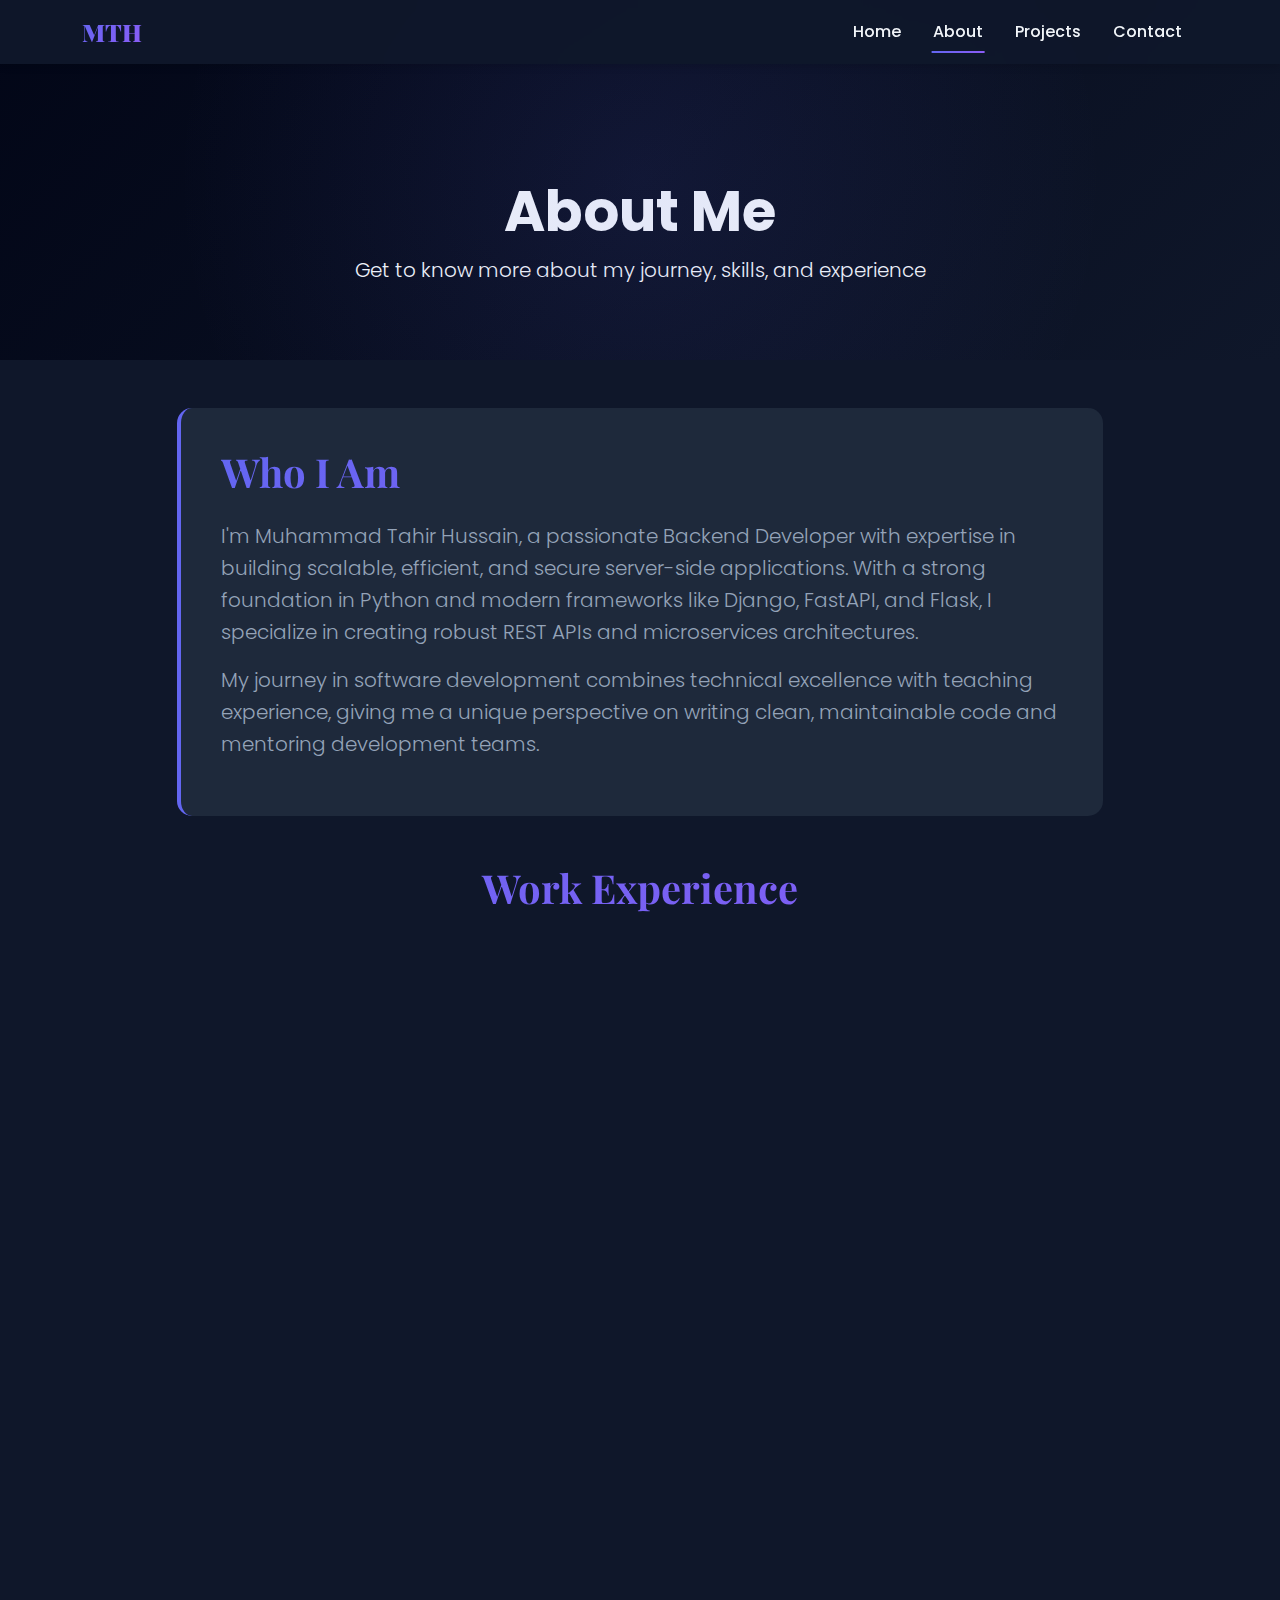
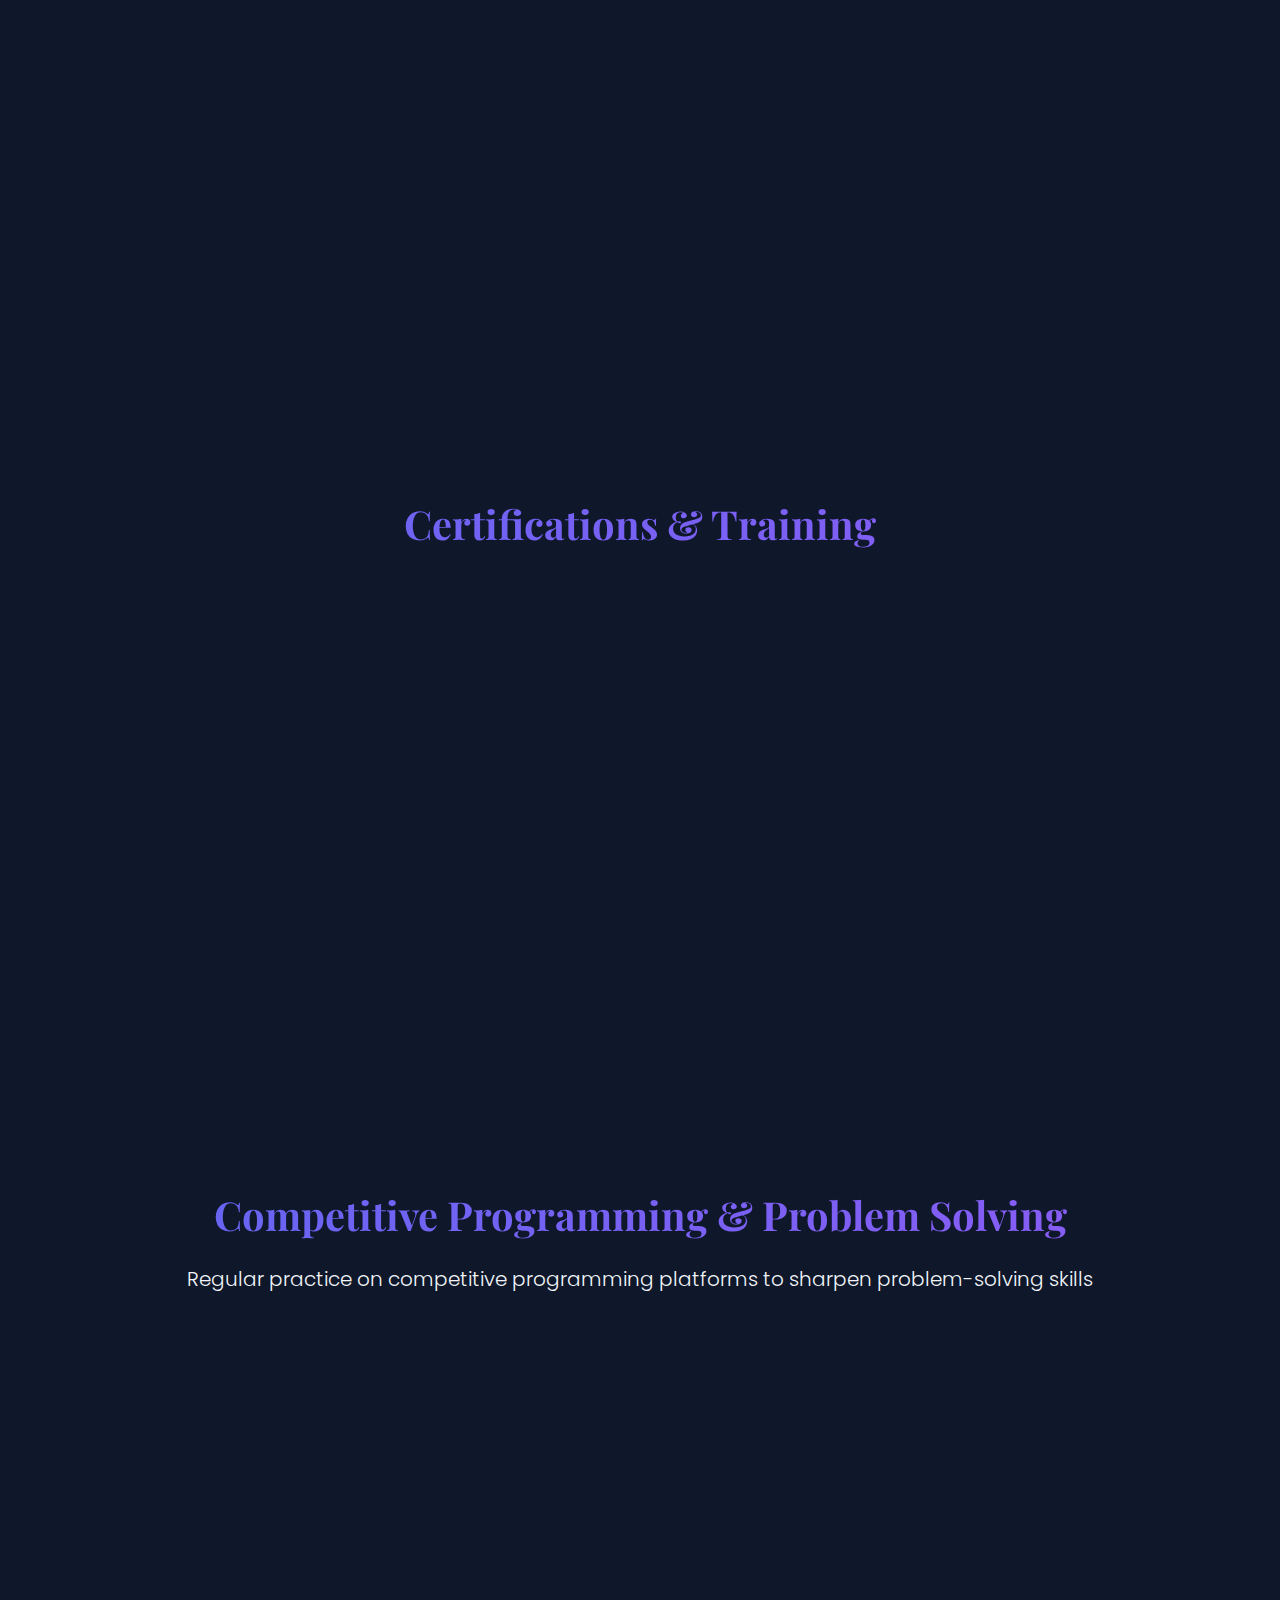
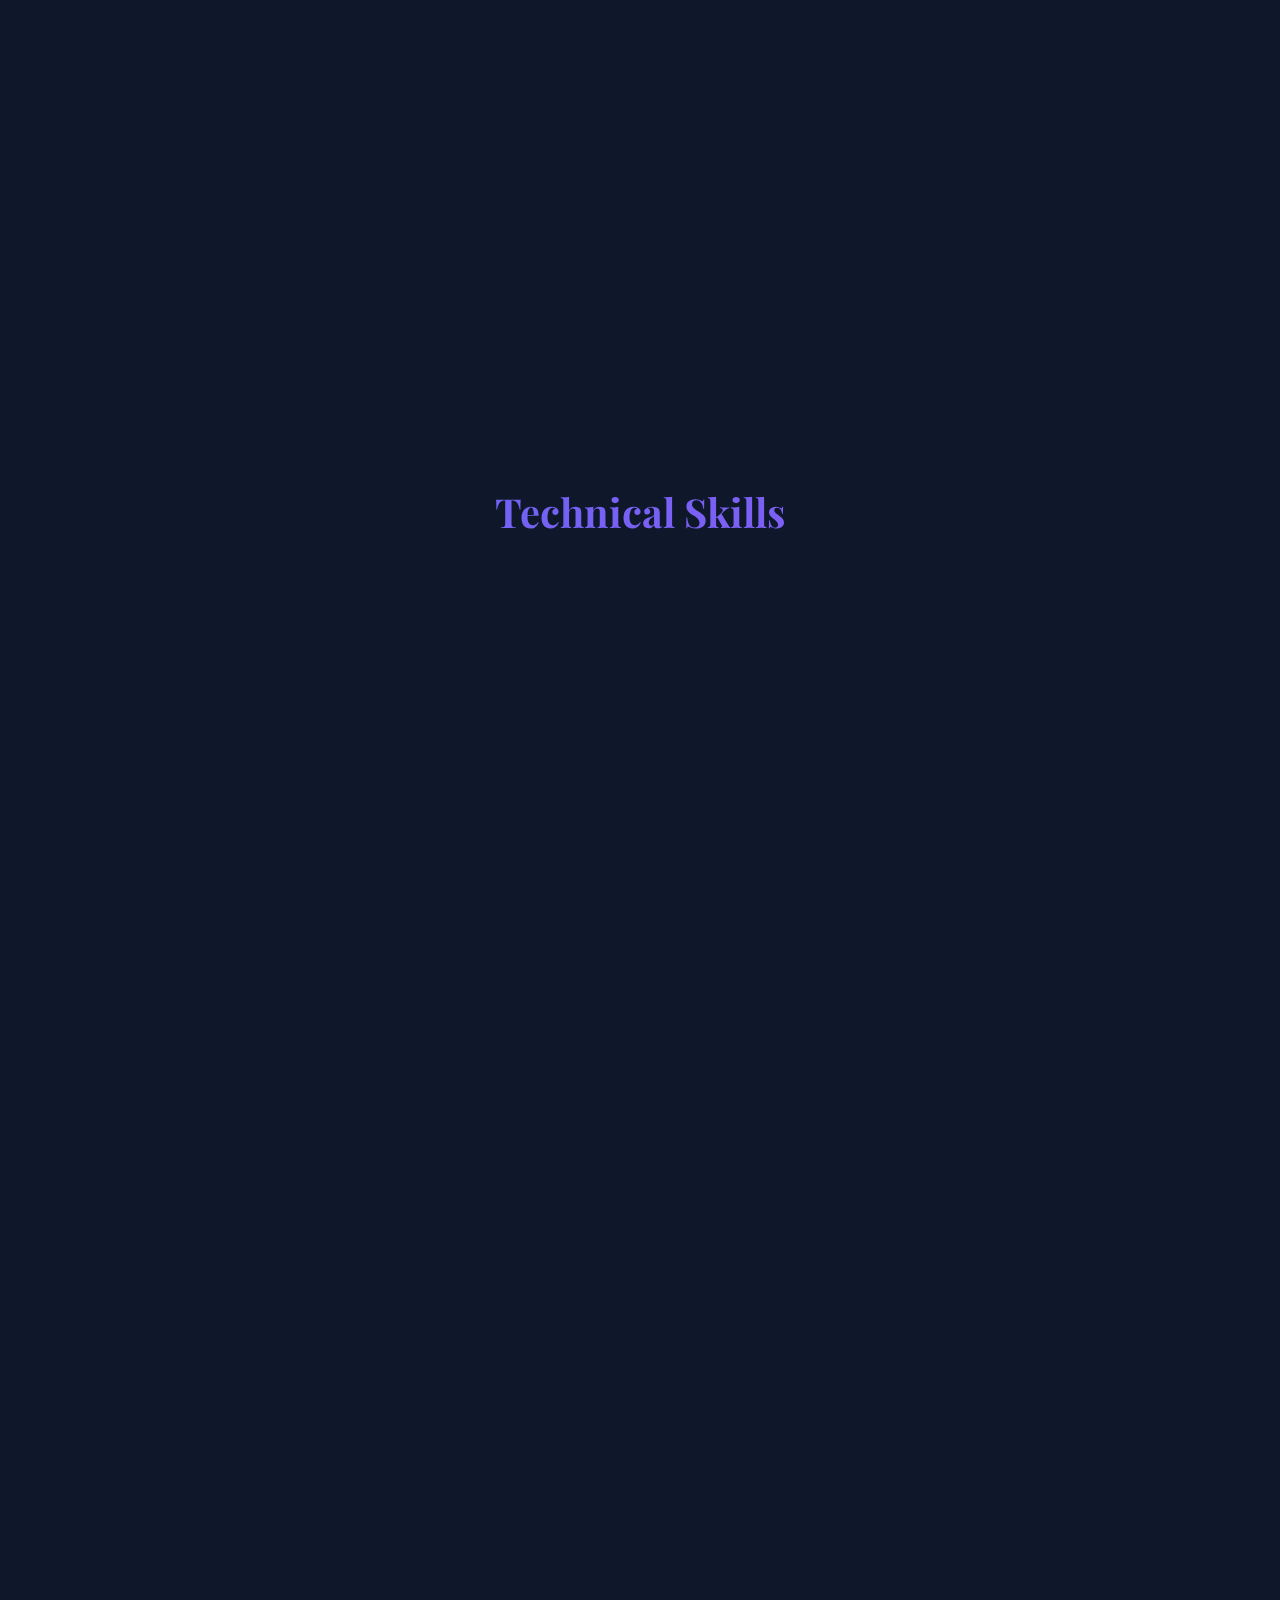
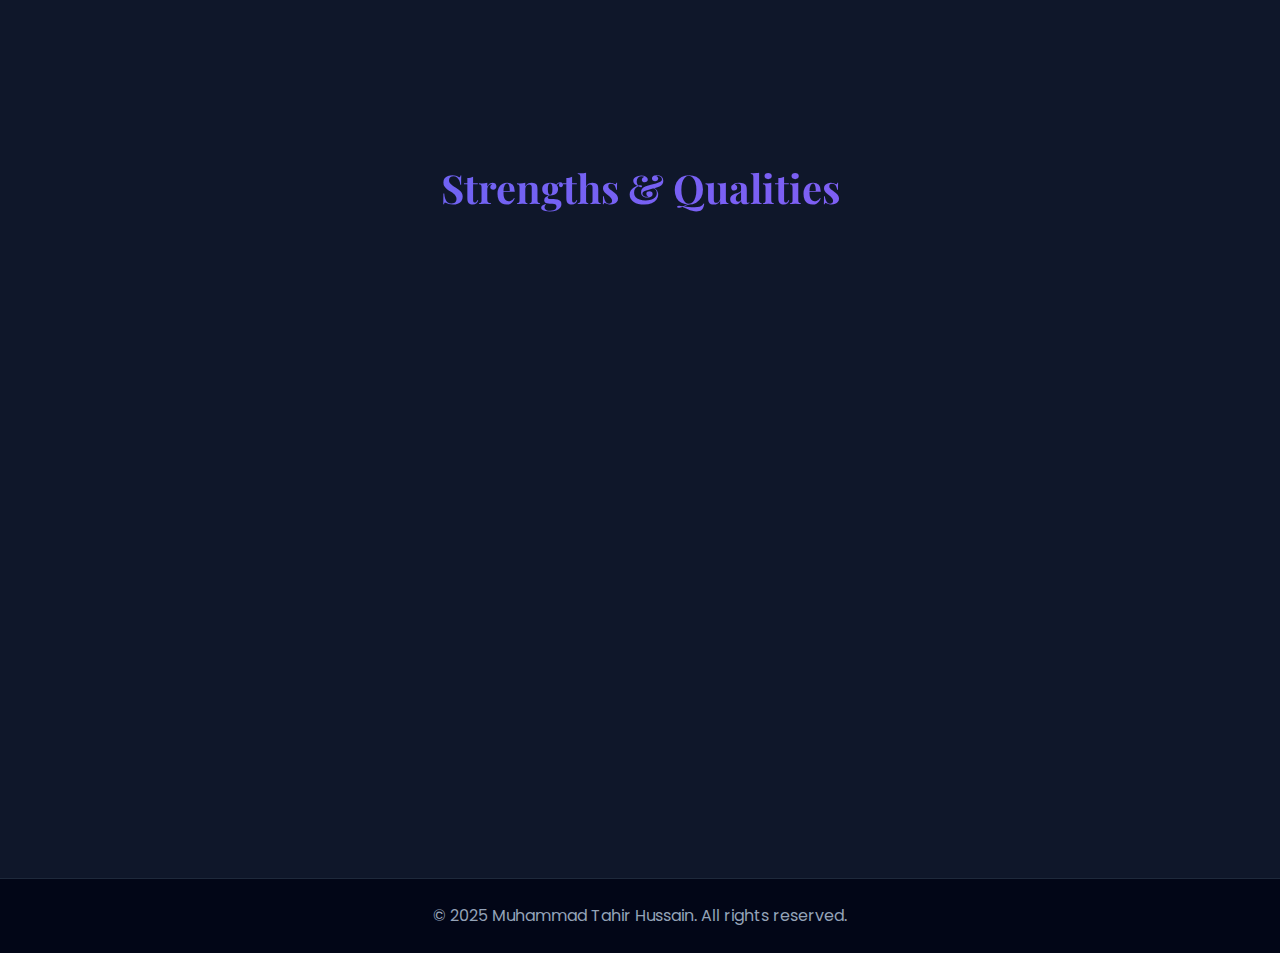
<file: about.html>
<!DOCTYPE html>
<html lang="en">
<head>
    <meta charset="UTF-8">
    <meta name="viewport" content="width=device-width, initial-scale=1.0">
    <meta name="description" content="About Muhammad Tahir Hussain - Experienced Backend Developer with expertise in Python, Django, and FastAPI.">
    <meta name="keywords" content="Backend Developer, Python, Django, FastAPI, REST API, Muhammad Tahir Hussain">
    <title>About - Muhammad Tahir Hussain</title>

    <!-- Open Graph / Facebook -->
    <meta property="og:type" content="website">
    <meta property="og:url" content="https://yourdomain.com/about.html">
    <meta property="og:title" content="About - Muhammad Tahir Hussain">
    <meta property="og:description" content="Get to know more about my journey, skills, and experience as a Backend Developer.">
    <meta property="og:image" content="https://yourdomain.com/images/og-image.jpg">

    <!-- Favicon -->
    <link rel="icon" type="image/x-icon" href="favicon.ico">
    <meta name="theme-color" content="#6366f1">

    <!-- Bootstrap 5 CSS -->
    <link href="https://cdn.jsdelivr.net/npm/bootstrap@5.3.2/dist/css/bootstrap.min.css" rel="stylesheet">

    <!-- Font Awesome Icons -->
    <link rel="stylesheet" href="https://cdnjs.cloudflare.com/ajax/libs/font-awesome/6.4.2/css/all.min.css">

    <!-- Google Fonts -->
    <link href="https://fonts.googleapis.com/css2?family=Poppins:wght@300;400;500;600;700&family=Playfair+Display:wght@700;900&display=swap" rel="stylesheet">

    <!-- Custom CSS -->
    <link rel="stylesheet" href="css/style.css">
</head>
<body>

    <!-- Navigation -->
    <nav class="navbar navbar-expand-lg navbar-dark bg-dark fixed-top">
        <div class="container">
            <a class="navbar-brand" href="index.html">
                <span class="brand-name">MTH</span>
            </a>
            <button class="navbar-toggler" type="button" data-bs-toggle="collapse" data-bs-target="#navbarNav">
                <span class="navbar-toggler-icon"></span>
            </button>
            <div class="collapse navbar-collapse" id="navbarNav">
                <ul class="navbar-nav ms-auto">
                    <li class="nav-item">
                        <a class="nav-link" href="index.html">Home</a>
                    </li>
                    <li class="nav-item">
                        <a class="nav-link active" href="about.html">About</a>
                    </li>
                    <li class="nav-item">
                        <a class="nav-link" href="projects.html">Projects</a>
                    </li>
                    <li class="nav-item">
                        <a class="nav-link" href="contact.html">Contact</a>
                    </li>
                </ul>
            </div>
        </div>
    </nav>

    <!-- About Hero Section -->
    <section class="page-header d-flex align-items-center">
        <div class="container">
            <div class="row">
                <div class="col-12 text-center fade-in">
                    <h1 class="display-4 fw-bold">About Me</h1>
                    <p class="lead">Get to know more about my journey, skills, and experience</p>
                </div>
            </div>
        </div>
    </section>

    <!-- About Content Section -->
    <section class="about-section py-5">
        <div class="container">
            <!-- Introduction -->
            <div class="row mb-5 fade-in-up">
                <div class="col-lg-10 mx-auto">
                    <div class="about-intro">
                        <h2 class="section-title mb-4">Who I Am</h2>
                        <p class="lead">
                            I'm Muhammad Tahir Hussain, a passionate Backend Developer with expertise in building
                            scalable, efficient, and secure server-side applications. With a strong foundation in
                            Python and modern frameworks like Django, FastAPI, and Flask, I specialize in creating
                            robust REST APIs and microservices architectures.
                        </p>
                        <p class="lead">
                            My journey in software development combines technical excellence with teaching experience,
                            giving me a unique perspective on writing clean, maintainable code and mentoring development teams.
                        </p>
                    </div>
                </div>
            </div>

            <!-- Work Experience -->
            <div class="row mb-5">
                <div class="col-12">
                    <h2 class="section-title mb-4 text-center">Work Experience</h2>
                </div>
                <div class="col-lg-10 mx-auto">
                    <!-- Experience 1 -->
                    <div class="experience-card fade-in-up mb-4">
                        <div class="row">
                            <div class="col-md-3 mb-3 mb-md-0">
                                <div class="experience-year">
                                    <i class="fas fa-calendar-alt me-2"></i>
                                    2022 - Present
                                </div>
                            </div>
                            <div class="col-md-9">
                                <h4 class="experience-title">Backend Developer</h4>
                                <h5 class="experience-company">Enigmatix Pvt Ltd</h5>
                                <ul class="experience-details">
                                    <li>Developed and maintained scalable REST APIs using Django REST Framework and FastAPI</li>
                                    <li>Designed and implemented microservices architecture for distributed systems</li>
                                    <li>Optimized database queries and improved application performance by 40%</li>
                                    <li>Collaborated with frontend teams to integrate APIs and ensure seamless user experiences</li>
                                    <li>Implemented authentication and authorization systems using JWT and OAuth2</li>
                                    <li>Worked with Docker and Kubernetes for containerization and deployment</li>
                                </ul>
                            </div>
                        </div>
                    </div>

                    <!-- Experience 2 -->
                    <div class="experience-card fade-in-up mb-4">
                        <div class="row">
                            <div class="col-md-3 mb-3 mb-md-0">
                                <div class="experience-year">
                                    <i class="fas fa-calendar-alt me-2"></i>
                                    2021 - 2022
                                </div>
                            </div>
                            <div class="col-md-9">
                                <h4 class="experience-title">Lecturer</h4>
                                <h5 class="experience-company">Aspire Group of Colleges</h5>
                                <ul class="experience-details">
                                    <li>Taught programming fundamentals and advanced Python concepts to college students</li>
                                    <li>Developed curriculum and course materials for web development courses</li>
                                    <li>Mentored students on real-world projects and industry best practices</li>
                                    <li>Conducted workshops on Django, Flask, and modern backend technologies</li>
                                </ul>
                            </div>
                        </div>
                    </div>

                    <!-- Experience 3 -->
                    <div class="experience-card fade-in-up">
                        <div class="row">
                            <div class="col-md-3 mb-3 mb-md-0">
                                <div class="experience-year">
                                    <i class="fas fa-calendar-alt me-2"></i>
                                    2020 - 2021
                                </div>
                            </div>
                            <div class="col-md-9">
                                <h4 class="experience-title">Teacher</h4>
                                <h5 class="experience-company">The Educators</h5>
                                <ul class="experience-details">
                                    <li>Taught computer science and mathematics to high school students</li>
                                    <li>Introduced students to programming concepts and problem-solving techniques</li>
                                    <li>Organized coding competitions and extracurricular tech activities</li>
                                </ul>
                            </div>
                        </div>
                    </div>
                </div>
            </div>

            <!-- Certifications & Training -->
            <div class="row mb-5">
                <div class="col-12">
                    <h2 class="section-title mb-4 text-center">Certifications & Training</h2>
                </div>
                <div class="col-lg-10 mx-auto">
                    <div class="row g-4">
                        <!-- Certificate 1 -->
                        <div class="col-md-6 fade-in-up">
                            <div class="certificate-card">
                                <div class="certificate-icon">
                                    <i class="fas fa-certificate"></i>
                                </div>
                                <div class="certificate-content">
                                    <h5 class="certificate-title">Python for Data Science</h5>
                                    <p class="certificate-issuer"><i class="fas fa-building me-2"></i>Coursera - IBM</p>
                                    <p class="certificate-date"><i class="fas fa-calendar me-2"></i>2023</p>
                                    <a href="#" class="btn btn-sm btn-outline-primary certificate-link" target="_blank">
                                        <i class="fas fa-external-link-alt me-1"></i>View Certificate
                                    </a>
                                </div>
                            </div>
                        </div>

                        <!-- Certificate 2 -->
                        <div class="col-md-6 fade-in-up">
                            <div class="certificate-card">
                                <div class="certificate-icon">
                                    <i class="fas fa-certificate"></i>
                                </div>
                                <div class="certificate-content">
                                    <h5 class="certificate-title">Django Web Framework</h5>
                                    <p class="certificate-issuer"><i class="fas fa-building me-2"></i>Udemy</p>
                                    <p class="certificate-date"><i class="fas fa-calendar me-2"></i>2022</p>
                                    <a href="#" class="btn btn-sm btn-outline-primary certificate-link" target="_blank">
                                        <i class="fas fa-external-link-alt me-1"></i>View Certificate
                                    </a>
                                </div>
                            </div>
                        </div>

                        <!-- Certificate 3 -->
                        <div class="col-md-6 fade-in-up">
                            <div class="certificate-card">
                                <div class="certificate-icon">
                                    <i class="fas fa-certificate"></i>
                                </div>
                                <div class="certificate-content">
                                    <h5 class="certificate-title">REST API Development</h5>
                                    <p class="certificate-issuer"><i class="fas fa-building me-2"></i>LinkedIn Learning</p>
                                    <p class="certificate-date"><i class="fas fa-calendar me-2"></i>2023</p>
                                    <a href="#" class="btn btn-sm btn-outline-primary certificate-link" target="_blank">
                                        <i class="fas fa-external-link-alt me-1"></i>View Certificate
                                    </a>
                                </div>
                            </div>
                        </div>

                        <!-- Certificate 4 -->
                        <div class="col-md-6 fade-in-up">
                            <div class="certificate-card">
                                <div class="certificate-icon">
                                    <i class="fas fa-certificate"></i>
                                </div>
                                <div class="certificate-content">
                                    <h5 class="certificate-title">Docker & Kubernetes</h5>
                                    <p class="certificate-issuer"><i class="fas fa-building me-2"></i>Udacity</p>
                                    <p class="certificate-date"><i class="fas fa-calendar me-2"></i>2023</p>
                                    <a href="#" class="btn btn-sm btn-outline-primary certificate-link" target="_blank">
                                        <i class="fas fa-external-link-alt me-1"></i>View Certificate
                                    </a>
                                </div>
                            </div>
                        </div>

                        <!-- Certificate 5 -->
                        <div class="col-md-6 fade-in-up">
                            <div class="certificate-card">
                                <div class="certificate-icon">
                                    <i class="fas fa-certificate"></i>
                                </div>
                                <div class="certificate-content">
                                    <h5 class="certificate-title">AWS Cloud Fundamentals</h5>
                                    <p class="certificate-issuer"><i class="fas fa-building me-2"></i>AWS Training</p>
                                    <p class="certificate-date"><i class="fas fa-calendar me-2"></i>2024</p>
                                    <a href="#" class="btn btn-sm btn-outline-primary certificate-link" target="_blank">
                                        <i class="fas fa-external-link-alt me-1"></i>View Certificate
                                    </a>
                                </div>
                            </div>
                        </div>

                        <!-- Certificate 6 -->
                        <div class="col-md-6 fade-in-up">
                            <div class="certificate-card">
                                <div class="certificate-icon">
                                    <i class="fas fa-certificate"></i>
                                </div>
                                <div class="certificate-content">
                                    <h5 class="certificate-title">Advanced SQL & Database Design</h5>
                                    <p class="certificate-issuer"><i class="fas fa-building me-2"></i>DataCamp</p>
                                    <p class="certificate-date"><i class="fas fa-calendar me-2"></i>2023</p>
                                    <a href="#" class="btn btn-sm btn-outline-primary certificate-link" target="_blank">
                                        <i class="fas fa-external-link-alt me-1"></i>View Certificate
                                    </a>
                                </div>
                            </div>
                        </div>
                    </div>
                </div>
            </div>

            <!-- Competitive Programming & Problem Solving -->
            <div class="row mb-5">
                <div class="col-12">
                    <h2 class="section-title mb-4 text-center">Competitive Programming & Problem Solving</h2>
                    <p class="text-center lead mb-4">
                        Regular practice on competitive programming platforms to sharpen problem-solving skills
                    </p>
                </div>
                <div class="col-lg-10 mx-auto">
                    <div class="row g-4 mb-4">
                        <!-- LeetCode -->
                        <div class="col-md-6 col-lg-3 fade-in-up">
                            <a href="https://leetcode.com/yourusername" target="_blank" class="coding-platform-card text-decoration-none">
                                <div class="platform-icon leetcode">
                                    <i class="fas fa-code"></i>
                                </div>
                                <h5 class="platform-name">LeetCode</h5>
                                <div class="platform-stats">
                                    <div class="stat-item">
                                        <span class="stat-label">Problems Solved</span>
                                        <span class="stat-value">500+</span>
                                    </div>
                                    <div class="stat-item">
                                        <span class="stat-label">Rating</span>
                                        <span class="stat-value">1800+</span>
                                    </div>
                                </div>
                                <div class="platform-link">
                                    <i class="fas fa-external-link-alt"></i> View Profile
                                </div>
                            </a>
                        </div>

                        <!-- HackerRank -->
                        <div class="col-md-6 col-lg-3 fade-in-up">
                            <a href="https://www.hackerrank.com/yourusername" target="_blank" class="coding-platform-card text-decoration-none">
                                <div class="platform-icon hackerrank">
                                    <i class="fas fa-laptop-code"></i>
                                </div>
                                <h5 class="platform-name">HackerRank</h5>
                                <div class="platform-stats">
                                    <div class="stat-item">
                                        <span class="stat-label">Stars</span>
                                        <span class="stat-value">5 Stars</span>
                                    </div>
                                    <div class="stat-item">
                                        <span class="stat-label">Badges</span>
                                        <span class="stat-value">Gold</span>
                                    </div>
                                </div>
                                <div class="platform-link">
                                    <i class="fas fa-external-link-alt"></i> View Profile
                                </div>
                            </a>
                        </div>

                        <!-- CodeForces -->
                        <div class="col-md-6 col-lg-3 fade-in-up">
                            <a href="https://codeforces.com/profile/yourusername" target="_blank" class="coding-platform-card text-decoration-none">
                                <div class="platform-icon codeforces">
                                    <i class="fas fa-trophy"></i>
                                </div>
                                <h5 class="platform-name">Codeforces</h5>
                                <div class="platform-stats">
                                    <div class="stat-item">
                                        <span class="stat-label">Max Rating</span>
                                        <span class="stat-value">1500+</span>
                                    </div>
                                    <div class="stat-item">
                                        <span class="stat-label">Rank</span>
                                        <span class="stat-value">Expert</span>
                                    </div>
                                </div>
                                <div class="platform-link">
                                    <i class="fas fa-external-link-alt"></i> View Profile
                                </div>
                            </a>
                        </div>

                        <!-- GitHub -->
                        <div class="col-md-6 col-lg-3 fade-in-up">
                            <a href="https://github.com/tahirhussainswe" target="_blank" class="coding-platform-card text-decoration-none">
                                <div class="platform-icon github">
                                    <i class="fab fa-github"></i>
                                </div>
                                <h5 class="platform-name">GitHub</h5>
                                <div class="platform-stats">
                                    <div class="stat-item">
                                        <span class="stat-label">Repositories</span>
                                        <span class="stat-value">50+</span>
                                    </div>
                                    <div class="stat-item">
                                        <span class="stat-label">Contributions</span>
                                        <span class="stat-value">1000+</span>
                                    </div>
                                </div>
                                <div class="platform-link">
                                    <i class="fas fa-external-link-alt"></i> View Profile
                                </div>
                            </a>
                        </div>
                    </div>

                    <!-- Problem Solving Achievements -->
                    <div class="problem-solving-highlights fade-in-up">
                        <h4 class="mb-4"><i class="fas fa-star me-2"></i>Key Achievements</h4>
                        <div class="row g-3">
                            <div class="col-md-6">
                                <div class="achievement-item">
                                    <i class="fas fa-check-circle text-success me-2"></i>
                                    <span>Solved 500+ algorithmic problems across multiple platforms</span>
                                </div>
                            </div>
                            <div class="col-md-6">
                                <div class="achievement-item">
                                    <i class="fas fa-check-circle text-success me-2"></i>
                                    <span>Top 10% in Weekly LeetCode Contests</span>
                                </div>
                            </div>
                            <div class="col-md-6">
                                <div class="achievement-item">
                                    <i class="fas fa-check-circle text-success me-2"></i>
                                    <span>5 Star Python Badge on HackerRank</span>
                                </div>
                            </div>
                            <div class="col-md-6">
                                <div class="achievement-item">
                                    <i class="fas fa-check-circle text-success me-2"></i>
                                    <span>Strong expertise in Data Structures & Algorithms</span>
                                </div>
                            </div>
                            <div class="col-md-6">
                                <div class="achievement-item">
                                    <i class="fas fa-check-circle text-success me-2"></i>
                                    <span>Regular participant in coding competitions</span>
                                </div>
                            </div>
                            <div class="col-md-6">
                                <div class="achievement-item">
                                    <i class="fas fa-check-circle text-success me-2"></i>
                                    <span>Active contributor to open-source projects</span>
                                </div>
                            </div>
                        </div>
                    </div>
                </div>
            </div>

            <!-- Technical Skills -->
            <div class="row mb-5">
                <div class="col-12">
                    <h2 class="section-title mb-4 text-center">Technical Skills</h2>
                </div>
                <div class="col-lg-10 mx-auto">
                    <!-- Languages -->
                    <div class="skill-category fade-in-up mb-4">
                        <h4 class="skill-category-title">
                            <i class="fas fa-code me-2"></i>Programming Languages
                        </h4>
                        <div class="row g-3">
                            <div class="col-md-6">
                                <div class="skill-item">
                                    <div class="d-flex justify-content-between mb-2">
                                        <span class="skill-name">Python</span>
                                        <span class="skill-percentage">95%</span>
                                    </div>
                                    <div class="progress">
                                        <div class="progress-bar" role="progressbar" style="width: 95%" aria-valuenow="95" aria-valuemin="0" aria-valuemax="100"></div>
                                    </div>
                                </div>
                            </div>
                            <div class="col-md-6">
                                <div class="skill-item">
                                    <div class="d-flex justify-content-between mb-2">
                                        <span class="skill-name">SQL</span>
                                        <span class="skill-percentage">90%</span>
                                    </div>
                                    <div class="progress">
                                        <div class="progress-bar" role="progressbar" style="width: 90%" aria-valuenow="90" aria-valuemin="0" aria-valuemax="100"></div>
                                    </div>
                                </div>
                            </div>
                            <div class="col-md-6">
                                <div class="skill-item">
                                    <div class="d-flex justify-content-between mb-2">
                                        <span class="skill-name">JavaScript</span>
                                        <span class="skill-percentage">75%</span>
                                    </div>
                                    <div class="progress">
                                        <div class="progress-bar" role="progressbar" style="width: 75%" aria-valuenow="75" aria-valuemin="0" aria-valuemax="100"></div>
                                    </div>
                                </div>
                            </div>
                            <div class="col-md-6">
                                <div class="skill-item">
                                    <div class="d-flex justify-content-between mb-2">
                                        <span class="skill-name">Bash/Shell</span>
                                        <span class="skill-percentage">80%</span>
                                    </div>
                                    <div class="progress">
                                        <div class="progress-bar" role="progressbar" style="width: 80%" aria-valuenow="80" aria-valuemin="0" aria-valuemax="100"></div>
                                    </div>
                                </div>
                            </div>
                        </div>
                    </div>

                    <!-- Frameworks -->
                    <div class="skill-category fade-in-up mb-4">
                        <h4 class="skill-category-title">
                            <i class="fas fa-layer-group me-2"></i>Frameworks & Libraries
                        </h4>
                        <div class="row g-3">
                            <div class="col-md-6">
                                <div class="skill-item">
                                    <div class="d-flex justify-content-between mb-2">
                                        <span class="skill-name">Django</span>
                                        <span class="skill-percentage">92%</span>
                                    </div>
                                    <div class="progress">
                                        <div class="progress-bar" role="progressbar" style="width: 92%" aria-valuenow="92" aria-valuemin="0" aria-valuemax="100"></div>
                                    </div>
                                </div>
                            </div>
                            <div class="col-md-6">
                                <div class="skill-item">
                                    <div class="d-flex justify-content-between mb-2">
                                        <span class="skill-name">Django REST Framework</span>
                                        <span class="skill-percentage">90%</span>
                                    </div>
                                    <div class="progress">
                                        <div class="progress-bar" role="progressbar" style="width: 90%" aria-valuenow="90" aria-valuemin="0" aria-valuemax="100"></div>
                                    </div>
                                </div>
                            </div>
                            <div class="col-md-6">
                                <div class="skill-item">
                                    <div class="d-flex justify-content-between mb-2">
                                        <span class="skill-name">FastAPI</span>
                                        <span class="skill-percentage">88%</span>
                                    </div>
                                    <div class="progress">
                                        <div class="progress-bar" role="progressbar" style="width: 88%" aria-valuenow="88" aria-valuemin="0" aria-valuemax="100"></div>
                                    </div>
                                </div>
                            </div>
                            <div class="col-md-6">
                                <div class="skill-item">
                                    <div class="d-flex justify-content-between mb-2">
                                        <span class="skill-name">Flask</span>
                                        <span class="skill-percentage">85%</span>
                                    </div>
                                    <div class="progress">
                                        <div class="progress-bar" role="progressbar" style="width: 85%" aria-valuenow="85" aria-valuemin="0" aria-valuemax="100"></div>
                                    </div>
                                </div>
                            </div>
                        </div>
                    </div>

                    <!-- Databases -->
                    <div class="skill-category fade-in-up mb-4">
                        <h4 class="skill-category-title">
                            <i class="fas fa-database me-2"></i>Databases
                        </h4>
                        <div class="row g-3">
                            <div class="col-md-6">
                                <div class="skill-item">
                                    <div class="d-flex justify-content-between mb-2">
                                        <span class="skill-name">PostgreSQL</span>
                                        <span class="skill-percentage">90%</span>
                                    </div>
                                    <div class="progress">
                                        <div class="progress-bar" role="progressbar" style="width: 90%" aria-valuenow="90" aria-valuemin="0" aria-valuemax="100"></div>
                                    </div>
                                </div>
                            </div>
                            <div class="col-md-6">
                                <div class="skill-item">
                                    <div class="d-flex justify-content-between mb-2">
                                        <span class="skill-name">MongoDB</span>
                                        <span class="skill-percentage">85%</span>
                                    </div>
                                    <div class="progress">
                                        <div class="progress-bar" role="progressbar" style="width: 85%" aria-valuenow="85" aria-valuemin="0" aria-valuemax="100"></div>
                                    </div>
                                </div>
                            </div>
                            <div class="col-md-6">
                                <div class="skill-item">
                                    <div class="d-flex justify-content-between mb-2">
                                        <span class="skill-name">Redis</span>
                                        <span class="skill-percentage">82%</span>
                                    </div>
                                    <div class="progress">
                                        <div class="progress-bar" role="progressbar" style="width: 82%" aria-valuenow="82" aria-valuemin="0" aria-valuemax="100"></div>
                                    </div>
                                </div>
                            </div>
                            <div class="col-md-6">
                                <div class="skill-item">
                                    <div class="d-flex justify-content-between mb-2">
                                        <span class="skill-name">MySQL</span>
                                        <span class="skill-percentage">88%</span>
                                    </div>
                                    <div class="progress">
                                        <div class="progress-bar" role="progressbar" style="width: 88%" aria-valuenow="88" aria-valuemin="0" aria-valuemax="100"></div>
                                    </div>
                                </div>
                            </div>
                        </div>
                    </div>

                    <!-- Tools & Technologies -->
                    <div class="skill-category fade-in-up">
                        <h4 class="skill-category-title">
                            <i class="fas fa-tools me-2"></i>Tools & Technologies
                        </h4>
                        <div class="row g-3">
                            <div class="col-md-6">
                                <div class="skill-item">
                                    <div class="d-flex justify-content-between mb-2">
                                        <span class="skill-name">Docker</span>
                                        <span class="skill-percentage">85%</span>
                                    </div>
                                    <div class="progress">
                                        <div class="progress-bar" role="progressbar" style="width: 85%" aria-valuenow="85" aria-valuemin="0" aria-valuemax="100"></div>
                                    </div>
                                </div>
                            </div>
                            <div class="col-md-6">
                                <div class="skill-item">
                                    <div class="d-flex justify-content-between mb-2">
                                        <span class="skill-name">Git & GitHub</span>
                                        <span class="skill-percentage">90%</span>
                                    </div>
                                    <div class="progress">
                                        <div class="progress-bar" role="progressbar" style="width: 90%" aria-valuenow="90" aria-valuemin="0" aria-valuemax="100"></div>
                                    </div>
                                </div>
                            </div>
                            <div class="col-md-6">
                                <div class="skill-item">
                                    <div class="d-flex justify-content-between mb-2">
                                        <span class="skill-name">REST API Design</span>
                                        <span class="skill-percentage">93%</span>
                                    </div>
                                    <div class="progress">
                                        <div class="progress-bar" role="progressbar" style="width: 93%" aria-valuenow="93" aria-valuemin="0" aria-valuemax="100"></div>
                                    </div>
                                </div>
                            </div>
                            <div class="col-md-6">
                                <div class="skill-item">
                                    <div class="d-flex justify-content-between mb-2">
                                        <span class="skill-name">Microservices</span>
                                        <span class="skill-percentage">80%</span>
                                    </div>
                                    <div class="progress">
                                        <div class="progress-bar" role="progressbar" style="width: 80%" aria-valuenow="80" aria-valuemin="0" aria-valuemax="100"></div>
                                    </div>
                                </div>
                            </div>
                        </div>
                    </div>
                </div>
            </div>

            <!-- Strengths & Personal Qualities -->
            <div class="row">
                <div class="col-12">
                    <h2 class="section-title mb-4 text-center">Strengths & Qualities</h2>
                </div>
                <div class="col-lg-10 mx-auto">
                    <div class="row g-4">
                        <div class="col-md-4 fade-in-up">
                            <div class="quality-card text-center">
                                <div class="quality-icon">
                                    <i class="fas fa-lightbulb"></i>
                                </div>
                                <h5>Problem Solver</h5>
                                <p>Strong analytical skills with a focus on finding efficient and elegant solutions to complex challenges.</p>
                            </div>
                        </div>
                        <div class="col-md-4 fade-in-up">
                            <div class="quality-card text-center">
                                <div class="quality-icon">
                                    <i class="fas fa-users"></i>
                                </div>
                                <h5>Team Player</h5>
                                <p>Excellent collaboration and communication skills, fostering productive teamwork and knowledge sharing.</p>
                            </div>
                        </div>
                        <div class="col-md-4 fade-in-up">
                            <div class="quality-card text-center">
                                <div class="quality-icon">
                                    <i class="fas fa-rocket"></i>
                                </div>
                                <h5>Quick Learner</h5>
                                <p>Passionate about staying updated with latest technologies and continuously improving technical expertise.</p>
                            </div>
                        </div>
                        <div class="col-md-4 fade-in-up">
                            <div class="quality-card text-center">
                                <div class="quality-icon">
                                    <i class="fas fa-book-reader"></i>
                                </div>
                                <h5>Mentor</h5>
                                <p>Experience in teaching and mentoring, with a talent for breaking down complex concepts.</p>
                            </div>
                        </div>
                        <div class="col-md-4 fade-in-up">
                            <div class="quality-card text-center">
                                <div class="quality-icon">
                                    <i class="fas fa-code-branch"></i>
                                </div>
                                <h5>Clean Code Advocate</h5>
                                <p>Strong believer in writing maintainable, well-documented, and testable code following best practices.</p>
                            </div>
                        </div>
                        <div class="col-md-4 fade-in-up">
                            <div class="quality-card text-center">
                                <div class="quality-icon">
                                    <i class="fas fa-chart-line"></i>
                                </div>
                                <h5>Performance Focused</h5>
                                <p>Dedicated to optimizing application performance and delivering scalable, efficient solutions.</p>
                            </div>
                        </div>
                    </div>
                </div>
            </div>
        </div>
    </section>

    <!-- Footer -->
    <footer class="footer text-center py-4">
        <div class="container">
            <p class="mb-0">&copy; 2025 Muhammad Tahir Hussain. All rights reserved.</p>
        </div>
    </footer>

    <!-- Bootstrap JS -->
    <script src="https://cdn.jsdelivr.net/npm/bootstrap@5.3.2/dist/js/bootstrap.bundle.min.js"></script>

    <!-- Custom JS -->
    <script src="js/script.js"></script>
</body>
</html>
</file>
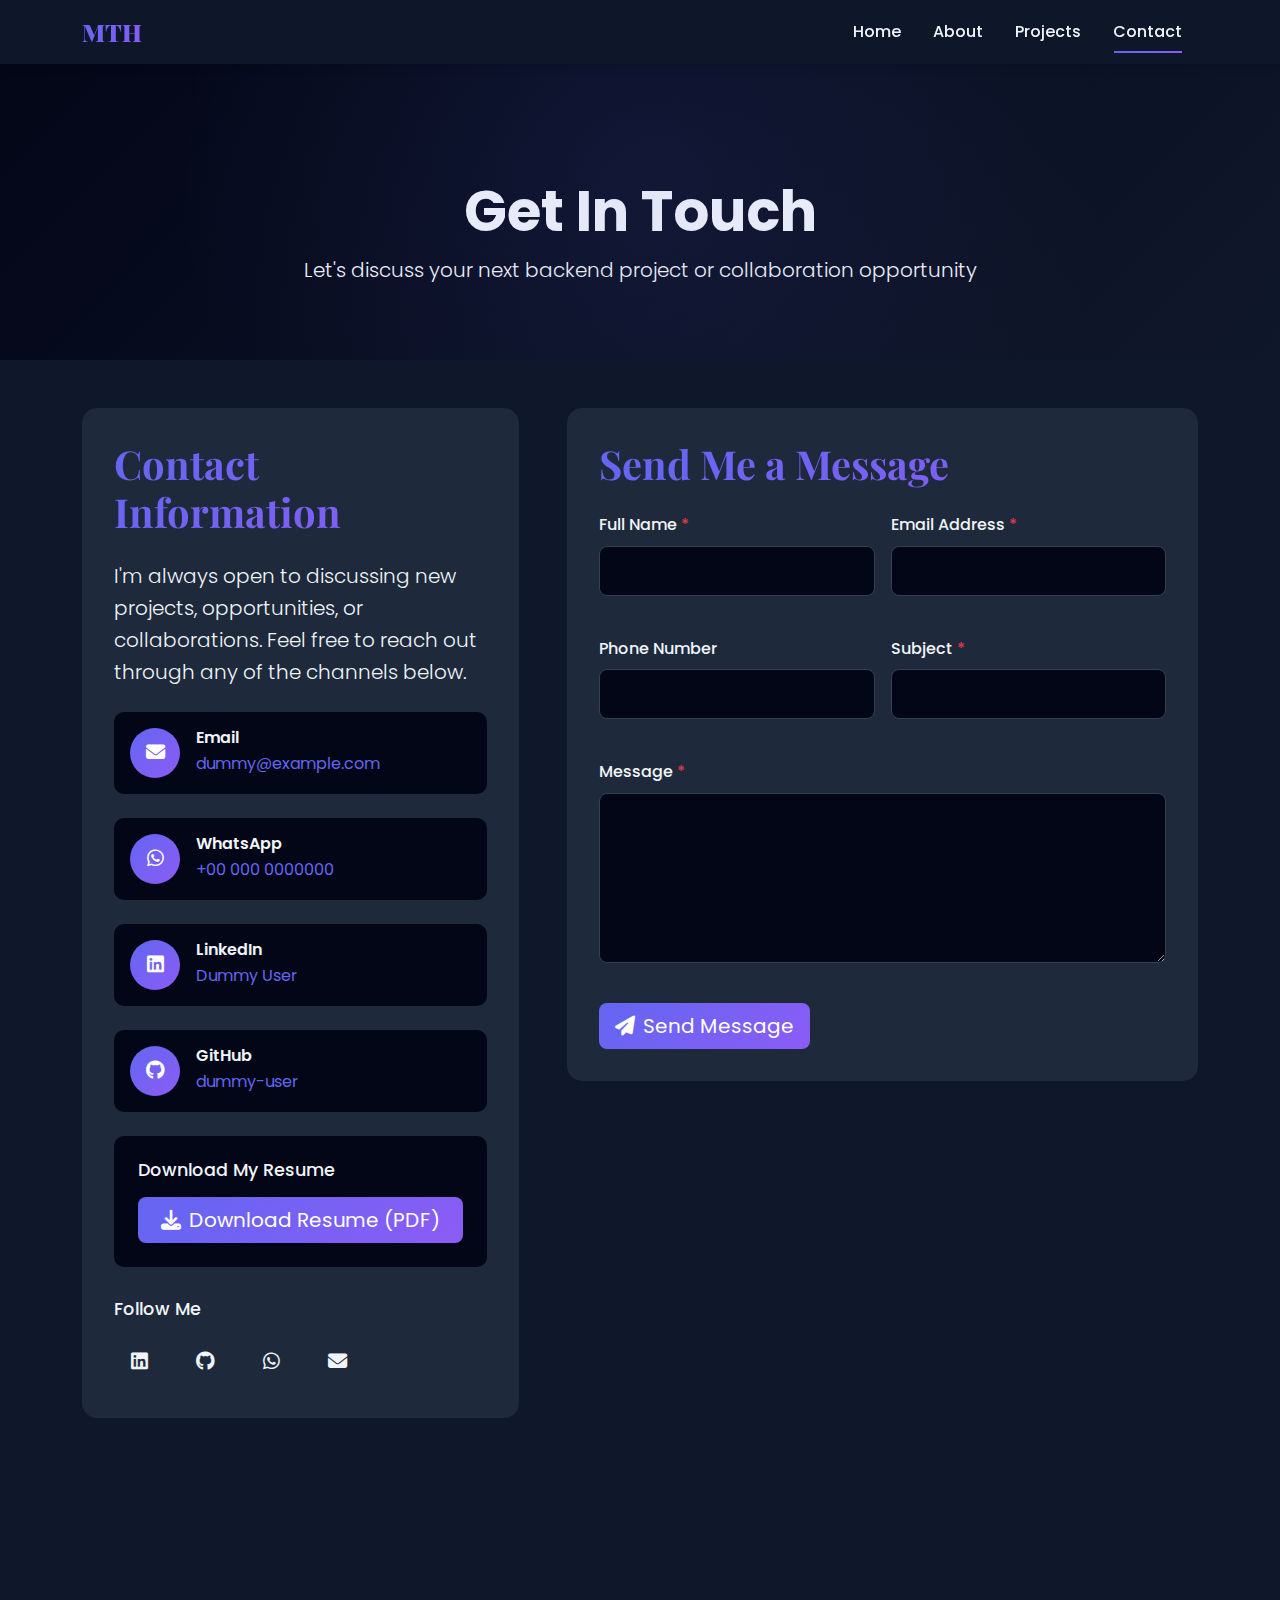
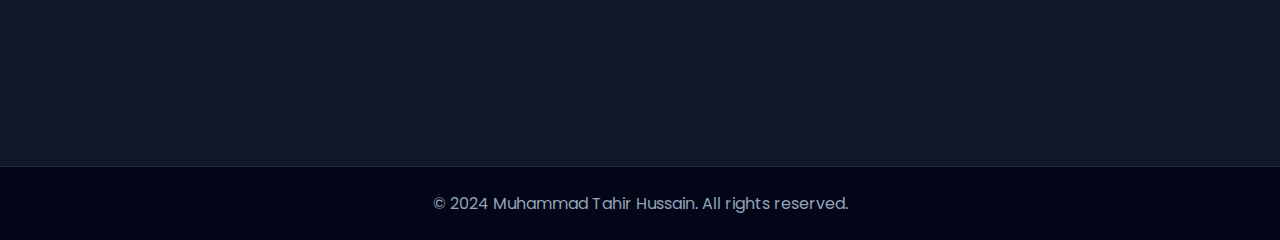
<file: contact.html>
<!DOCTYPE html>
<html lang="en">
<head>
    <meta charset="UTF-8">
    <meta name="viewport" content="width=device-width, initial-scale=1.0">
    <meta name="description" content="Contact Muhammad Tahir Hussain - Get in touch for backend development opportunities and collaborations.">
    <meta name="keywords" content="Contact, Backend Developer, Muhammad Tahir Hussain, Hire Developer">
    <title>Contact - Muhammad Tahir Hussain</title>

    <!-- Bootstrap 5 CSS -->
    <link href="https://cdn.jsdelivr.net/npm/bootstrap@5.3.2/dist/css/bootstrap.min.css" rel="stylesheet">

    <!-- Font Awesome Icons -->
    <link rel="stylesheet" href="https://cdnjs.cloudflare.com/ajax/libs/font-awesome/6.4.2/css/all.min.css">

    <!-- Google Fonts -->
    <link href="https://fonts.googleapis.com/css2?family=Poppins:wght@300;400;500;600;700&family=Playfair+Display:wght@700;900&display=swap" rel="stylesheet">

    <!-- Custom CSS -->
    <link rel="stylesheet" href="css/style.css">
</head>
<body>

    <!-- Navigation -->
    <nav class="navbar navbar-expand-lg navbar-dark bg-dark fixed-top">
        <div class="container">
            <a class="navbar-brand" href="index.html">
                <span class="brand-name">MTH</span>
            </a>
            <button class="navbar-toggler" type="button" data-bs-toggle="collapse" data-bs-target="#navbarNav">
                <span class="navbar-toggler-icon"></span>
            </button>
            <div class="collapse navbar-collapse" id="navbarNav">
                <ul class="navbar-nav ms-auto">
                    <li class="nav-item">
                        <a class="nav-link" href="index.html">Home</a>
                    </li>
                    <li class="nav-item">
                        <a class="nav-link" href="about.html">About</a>
                    </li>
                    <li class="nav-item">
                        <a class="nav-link" href="projects.html">Projects</a>
                    </li>
                    <li class="nav-item">
                        <a class="nav-link active" href="contact.html">Contact</a>
                    </li>
                </ul>
            </div>
        </div>
    </nav>

    <!-- Contact Hero Section -->
    <section class="page-header d-flex align-items-center">
        <div class="container">
            <div class="row">
                <div class="col-12 text-center fade-in">
                    <h1 class="display-4 fw-bold">Get In Touch</h1>
                    <p class="lead">Let's discuss your next backend project or collaboration opportunity</p>
                </div>
            </div>
        </div>
    </section>

    <!-- Contact Section -->
    <section class="contact-section py-5">
        <div class="container">
            <div class="row g-5">
                <!-- Contact Information -->
                <div class="col-lg-5 fade-in-up">
                    <div class="contact-info">
                        <h2 class="section-title mb-4">Contact Information</h2>
                        <p class="lead mb-4">
                            I'm always open to discussing new projects, opportunities, or collaborations.
                            Feel free to reach out through any of the channels below.
                        </p>

                        <div class="contact-details mb-4">
                            <div class="contact-item">
                                <div class="contact-icon">
                                    <i class="fas fa-envelope"></i>
                                </div>
                                <div class="contact-text">
                                    <h5>Email</h5>
                                    <a href="mailto:dummy@example.com">dummy@example.com</a>
                                </div>
                            </div>

                            <div class="contact-item">
                                <div class="contact-icon">
                                    <i class="fab fa-whatsapp"></i>
                                </div>
                                <div class="contact-text">
                                    <h5>WhatsApp</h5>
                                    <a href="https://example.com/whatsapp" target="_blank">+00 000 0000000</a>
                                </div>
                            </div>

                            <div class="contact-item">
                                <div class="contact-icon">
                                    <i class="fab fa-linkedin"></i>
                                </div>
                                <div class="contact-text">
                                    <h5>LinkedIn</h5>
                                    <a href="https://example.com/linkedin" target="_blank">Dummy User</a>
                                </div>
                            </div>

                            <div class="contact-item">
                                <div class="contact-icon">
                                    <i class="fab fa-github"></i>
                                </div>
                                <div class="contact-text">
                                    <h5>GitHub</h5>
                                    <a href="https://example.com/github" target="_blank">dummy-user</a>
                                </div>
                            </div>
                        </div>

                        <!-- Download Resume -->
                        <div class="resume-download">
                            <h4 class="mb-3">Download My Resume</h4>
                            <a href="https://example.com/resume.pdf" target="_blank" class="btn btn-primary btn-lg w-100">
                                <i class="fas fa-download me-2"></i>Download Resume (PDF)
                            </a>
                        </div>

                        <!-- Social Links -->
                        <div class="social-links-section mt-4">
                            <h4 class="mb-3">Follow Me</h4>
                            <div class="social-links">
                                <a href="https://example.com/linkedin" target="_blank" class="social-icon" title="LinkedIn">
                                    <i class="fab fa-linkedin"></i>
                                </a>
                                <a href="https://example.com/github" target="_blank" class="social-icon" title="GitHub">
                                    <i class="fab fa-github"></i>
                                </a>
                                <a href="https://example.com/whatsapp" target="_blank" class="social-icon" title="WhatsApp">
                                    <i class="fab fa-whatsapp"></i>
                                </a>
                                <a href="mailto:dummy@example.com" class="social-icon" title="Email">
                                    <i class="fas fa-envelope"></i>
                                </a>
                            </div>
                        </div>
                    </div>
                </div>

                <!-- Contact Form -->
                <div class="col-lg-7 fade-in-up">
                    <div class="contact-form-container">
                        <h2 class="section-title mb-4">Send Me a Message</h2>
                        <form id="contactForm" class="contact-form" novalidate>
                            <div class="row g-3">
                                <div class="col-md-6">
                                    <div class="form-group">
                                        <label for="name" class="form-label">Full Name <span class="text-danger">*</span></label>
                                        <input type="text" class="form-control" id="name" name="name" required>
                                        <div class="invalid-feedback">Please enter your name.</div>
                                    </div>
                                </div>
                                <div class="col-md-6">
                                    <div class="form-group">
                                        <label for="email" class="form-label">Email Address <span class="text-danger">*</span></label>
                                        <input type="email" class="form-control" id="email" name="email" required>
                                        <div class="invalid-feedback">Please enter a valid email address.</div>
                                    </div>
                                </div>
                                <div class="col-md-6">
                                    <div class="form-group">
                                        <label for="phone" class="form-label">Phone Number</label>
                                        <input type="tel" class="form-control" id="phone" name="phone">
                                        <div class="invalid-feedback">Please enter a valid phone number.</div>
                                    </div>
                                </div>
                                <div class="col-md-6">
                                    <div class="form-group">
                                        <label for="subject" class="form-label">Subject <span class="text-danger">*</span></label>
                                        <input type="text" class="form-control" id="subject" name="subject" required>
                                        <div class="invalid-feedback">Please enter a subject.</div>
                                    </div>
                                </div>
                                <div class="col-12">
                                    <div class="form-group">
                                        <label for="message" class="form-label">Message <span class="text-danger">*</span></label>
                                        <textarea class="form-control" id="message" name="message" rows="6" required></textarea>
                                        <div class="invalid-feedback">Please enter your message.</div>
                                    </div>
                                </div>
                                <div class="col-12">
                                    <button type="submit" class="btn btn-primary btn-lg">
                                        <i class="fas fa-paper-plane me-2"></i>Send Message
                                    </button>
                                </div>
                            </div>
                        </form>

                        <!-- Success/Error Messages -->
                        <div id="formMessage" class="mt-3" style="display: none;">
                            <div class="alert" role="alert"></div>
                        </div>
                    </div>
                </div>
            </div>

            <!-- Additional CTA -->
            <div class="row mt-5">
                <div class="col-12 text-center fade-in-up">
                    <div class="cta-box">
                        <h3 class="mb-3">Looking for Quick Contact?</h3>
                        <p class="lead mb-4">Message me directly on WhatsApp for faster response.</p>
                        <a href="https://example.com/whatsapp" target="_blank" class="btn btn-success btn-lg">
                            <i class="fab fa-whatsapp me-2"></i>Chat on WhatsApp
                        </a>
                    </div>
                </div>
            </div>
        </div>
    </section>

    <!-- Footer -->
    <footer class="footer text-center py-4">
        <div class="container">
            <p class="mb-0">&copy; 2024 Muhammad Tahir Hussain. All rights reserved.</p>
        </div>
    </footer>

    <!-- Bootstrap JS -->
    <script src="https://cdn.jsdelivr.net/npm/bootstrap@5.3.2/dist/js/bootstrap.bundle.min.js"></script>

    <!-- Custom JS -->
    <script src="js/script.js"></script>
</body>
</html>
</file>
<file: css/style.css>
/* ========================================
   GLOBAL STYLES & RESET
   ======================================== */

:root {
    --primary-color: #6366f1;
    --secondary-color: #8b5cf6;
    --accent-color: #ec4899;
    --dark-bg: #0f172a;
    --darker-bg: #020617;
    --light-text: #f1f5f9;
    --gray-text: #94a3b8;
    --card-bg: #1e293b;
    --card-hover: #334155;
    --success-color: #10b981;
    --transition-speed: 0.3s;
}

* {
    margin: 0;
    padding: 0;
    box-sizing: border-box;
}

body {
    font-family: 'Poppins', sans-serif;
    background-color: var(--dark-bg);
    color: var(--light-text);
    line-height: 1.6;
    overflow-x: hidden;
}

/* Smooth Scrolling */
html {
    scroll-behavior: smooth;
}

/* Selection Color */
::selection {
    background-color: var(--primary-color);
    color: white;
}

/* ========================================
   NAVIGATION
   ======================================== */

.navbar {
    background-color: rgba(15, 23, 42, 0.95) !important;
    backdrop-filter: blur(10px);
    box-shadow: 0 4px 6px rgba(0, 0, 0, 0.1);
    transition: all var(--transition-speed) ease;
}

.navbar-brand .brand-name {
    font-family: 'Playfair Display', serif;
    font-size: 1.5rem;
    font-weight: 900;
    background: linear-gradient(135deg, var(--primary-color), var(--secondary-color));
    -webkit-background-clip: text;
    -webkit-text-fill-color: transparent;
    background-clip: text;
    transition: all var(--transition-speed) ease;
}

.navbar-brand .brand-name:hover {
    transform: scale(1.1);
}

.nav-link {
    color: var(--light-text) !important;
    font-weight: 500;
    margin: 0 0.5rem;
    position: relative;
    transition: all var(--transition-speed) ease;
}

.nav-link::after {
    content: '';
    position: absolute;
    bottom: 0;
    left: 50%;
    transform: translateX(-50%);
    width: 0;
    height: 2px;
    background: linear-gradient(90deg, var(--primary-color), var(--secondary-color));
    transition: width var(--transition-speed) ease;
}

.nav-link:hover::after,
.nav-link.active::after {
    width: 80%;
}

.nav-link:hover {
    color: var(--primary-color) !important;
}

/* ========================================
   HERO SECTION
   ======================================== */

.hero-section {
    min-height: 100vh;
    padding: 120px 0 80px;
    background: linear-gradient(135deg, var(--darker-bg) 0%, var(--dark-bg) 100%);
    position: relative;
    overflow: hidden;
}

.hero-section::before {
    content: '';
    position: absolute;
    top: 0;
    left: 0;
    right: 0;
    bottom: 0;
    background: radial-gradient(circle at 20% 50%, rgba(99, 102, 241, 0.1) 0%, transparent 50%),
                radial-gradient(circle at 80% 50%, rgba(139, 92, 246, 0.1) 0%, transparent 50%);
    pointer-events: none;
}

.name-highlight {
    background: linear-gradient(135deg, var(--primary-color), var(--secondary-color), var(--accent-color));
    -webkit-background-clip: text;
    -webkit-text-fill-color: transparent;
    background-clip: text;
    background-size: 200% 200%;
    animation: gradient-shift 3s ease infinite;
    display: inline-block;
    font-family: 'Playfair Display', serif;
    position: relative;
    cursor: pointer;
    transition: all var(--transition-speed) ease;
}

.name-highlight:hover {
    transform: scale(1.05);
    filter: drop-shadow(0 0 20px rgba(99, 102, 241, 0.5));
}

@keyframes gradient-shift {
    0%, 100% {
        background-position: 0% 50%;
    }
    50% {
        background-position: 100% 50%;
    }
}

/* Profile Image */
.profile-image-wrapper {
    display: flex;
    justify-content: center;
    align-items: center;
}

.profile-image-container {
    position: relative;
    width: 350px;
    height: 350px;
    border-radius: 50%;
    overflow: hidden;
    box-shadow: 0 20px 60px rgba(99, 102, 241, 0.3);
    transition: all var(--transition-speed) ease;
}

.profile-image-container:hover {
    transform: scale(1.05) rotate(5deg);
    box-shadow: 0 30px 80px rgba(99, 102, 241, 0.5);
}

.profile-image-container::before {
    content: '';
    position: absolute;
    top: -2px;
    left: -2px;
    right: -2px;
    bottom: -2px;
    background: linear-gradient(45deg, var(--primary-color), var(--secondary-color), var(--accent-color));
    border-radius: 50%;
    z-index: -1;
    animation: rotate-border 3s linear infinite;
}

@keyframes rotate-border {
    0% {
        transform: rotate(0deg);
    }
    100% {
        transform: rotate(360deg);
    }
}

.profile-image {
    width: 100%;
    height: 100%;
    object-fit: cover;
    transition: all var(--transition-speed) ease;
}

.profile-overlay {
    position: absolute;
    top: 0;
    left: 0;
    right: 0;
    bottom: 0;
    background: linear-gradient(135deg, rgba(99, 102, 241, 0.9), rgba(139, 92, 246, 0.9));
    display: flex;
    justify-content: center;
    align-items: center;
    opacity: 0;
    transition: all var(--transition-speed) ease;
}

.profile-image-container:hover .profile-overlay {
    opacity: 1;
}

.profile-image-container:hover .profile-image {
    transform: scale(1.1);
}

.overlay-content i {
    color: white;
    animation: bounce 1s ease infinite;
}

@keyframes bounce {
    0%, 100% {
        transform: translateY(0);
    }
    50% {
        transform: translateY(-10px);
    }
}

/* Social Links */
.social-links {
    display: flex;
    gap: 1rem;
    flex-wrap: wrap;
}

.social-icon {
    width: 50px;
    height: 50px;
    border-radius: 50%;
    background: var(--card-bg);
    display: flex;
    justify-content: center;
    align-items: center;
    color: var(--light-text);
    font-size: 1.2rem;
    transition: all var(--transition-speed) ease;
    text-decoration: none;
}

.social-icon:hover {
    background: linear-gradient(135deg, var(--primary-color), var(--secondary-color));
    color: white;
    transform: translateY(-5px) rotate(360deg);
    box-shadow: 0 10px 30px rgba(99, 102, 241, 0.4);
}

/* CTA Buttons */
.cta-buttons .btn {
    padding: 0.75rem 2rem;
    border-radius: 50px;
    font-weight: 600;
    transition: all var(--transition-speed) ease;
    border: 2px solid transparent;
}

.btn-primary {
    background: linear-gradient(135deg, var(--primary-color), var(--secondary-color));
    border: none;
}

.btn-primary:hover {
    transform: translateY(-3px);
    box-shadow: 0 15px 40px rgba(99, 102, 241, 0.4);
}

.btn-outline-light {
    border-color: var(--light-text);
    color: var(--light-text);
}

.btn-outline-light:hover {
    background: var(--light-text);
    color: var(--dark-bg);
    transform: translateY(-3px);
}

/* Scroll Indicator */
.scroll-indicator {
    position: absolute;
    bottom: 30px;
    left: 50%;
    transform: translateX(-50%);
    animation: scroll-bounce 2s ease-in-out infinite;
}

.scroll-indicator a {
    color: var(--primary-color);
    font-size: 2rem;
    text-decoration: none;
    transition: all var(--transition-speed) ease;
}

.scroll-indicator a:hover {
    color: var(--secondary-color);
}

@keyframes scroll-bounce {
    0%, 100% {
        transform: translateX(-50%) translateY(0);
    }
    50% {
        transform: translateX(-50%) translateY(10px);
    }
}

/* ========================================
   SKILLS PREVIEW SECTION
   ======================================== */

.skills-preview-section {
    background-color: var(--darker-bg);
    padding: 80px 0;
}

.section-title {
    font-family: 'Playfair Display', serif;
    font-weight: 700;
    font-size: 2.5rem;
    margin-bottom: 2rem;
    background: linear-gradient(135deg, var(--primary-color), var(--secondary-color));
    -webkit-background-clip: text;
    -webkit-text-fill-color: transparent;
    background-clip: text;
}

.skill-card {
    background: var(--card-bg);
    padding: 2rem;
    border-radius: 15px;
    transition: all var(--transition-speed) ease;
    border: 1px solid transparent;
    height: 100%;
}

.skill-card:hover {
    background: var(--card-hover);
    transform: translateY(-10px);
    border-color: var(--primary-color);
    box-shadow: 0 20px 40px rgba(99, 102, 241, 0.2);
}

.skill-icon {
    font-size: 3rem;
    background: linear-gradient(135deg, var(--primary-color), var(--secondary-color));
    -webkit-background-clip: text;
    -webkit-text-fill-color: transparent;
    background-clip: text;
    margin-bottom: 1rem;
}

.skill-card h4 {
    font-weight: 600;
    margin-bottom: 0.5rem;
    color: var(--light-text);
}

.skill-card p {
    color: var(--gray-text);
    margin: 0;
    font-size: 0.9rem;
}

/* ========================================
   PAGE HEADER
   ======================================== */

.page-header {
    min-height: 40vh;
    background: linear-gradient(135deg, var(--darker-bg) 0%, var(--dark-bg) 100%);
    padding-top: 120px;
    position: relative;
    overflow: hidden;
}

.page-header::before {
    content: '';
    position: absolute;
    top: 0;
    left: 0;
    right: 0;
    bottom: 0;
    background: radial-gradient(circle at 50% 50%, rgba(99, 102, 241, 0.1) 0%, transparent 70%);
    pointer-events: none;
}

/* ========================================
   ABOUT SECTION
   ======================================== */

.about-section {
    background-color: var(--dark-bg);
}

.about-intro {
    background: var(--card-bg);
    padding: 2.5rem;
    border-radius: 15px;
    border-left: 4px solid var(--primary-color);
}

.about-intro .lead {
    color: var(--gray-text);
    margin-bottom: 1rem;
}

/* Experience Cards */
.experience-card {
    background: var(--card-bg);
    padding: 2rem;
    border-radius: 15px;
    border-left: 4px solid var(--primary-color);
    transition: all var(--transition-speed) ease;
}

.experience-card:hover {
    transform: translateX(10px);
    box-shadow: 0 10px 30px rgba(99, 102, 241, 0.2);
    border-left-width: 6px;
}

.experience-year {
    color: var(--primary-color);
    font-weight: 600;
    font-size: 0.95rem;
}

.experience-title {
    font-weight: 700;
    color: var(--light-text);
    margin-bottom: 0.5rem;
}

.experience-company {
    color: var(--secondary-color);
    font-weight: 600;
    font-size: 1.1rem;
    margin-bottom: 1rem;
}

.experience-details {
    list-style: none;
    padding: 0;
}

.experience-details li {
    position: relative;
    padding-left: 1.5rem;
    margin-bottom: 0.75rem;
    color: var(--gray-text);
}

.experience-details li::before {
    content: '▹';
    position: absolute;
    left: 0;
    color: var(--primary-color);
    font-size: 1.2rem;
}

/* Skills Section */
.skill-category {
    background: var(--card-bg);
    padding: 2rem;
    border-radius: 15px;
    border-top: 3px solid var(--primary-color);
}

.skill-category-title {
    color: var(--light-text);
    font-weight: 600;
    margin-bottom: 1.5rem;
}

.skill-item {
    margin-bottom: 1.5rem;
}

.skill-name {
    color: var(--light-text);
    font-weight: 500;
}

.skill-percentage {
    color: var(--primary-color);
    font-weight: 600;
}

.progress {
    height: 10px;
    background-color: var(--darker-bg);
    border-radius: 10px;
    overflow: hidden;
}

.progress-bar {
    background: linear-gradient(90deg, var(--primary-color), var(--secondary-color));
    transition: width 1.5s ease;
    animation: progress-animation 1.5s ease forwards;
}

@keyframes progress-animation {
    from {
        width: 0;
    }
}

/* Quality Cards */
.quality-card {
    background: var(--card-bg);
    padding: 2rem;
    border-radius: 15px;
    transition: all var(--transition-speed) ease;
    height: 100%;
}

.quality-card:hover {
    background: var(--card-hover);
    transform: translateY(-10px);
    box-shadow: 0 15px 40px rgba(99, 102, 241, 0.2);
}

.quality-icon {
    font-size: 3rem;
    background: linear-gradient(135deg, var(--primary-color), var(--secondary-color));
    -webkit-background-clip: text;
    -webkit-text-fill-color: transparent;
    background-clip: text;
    margin-bottom: 1rem;
}

.quality-card h5 {
    color: var(--light-text);
    font-weight: 600;
    margin-bottom: 0.75rem;
}

.quality-card p {
    color: var(--gray-text);
    font-size: 0.9rem;
    margin: 0;
}

/* ========================================
   CERTIFICATIONS SECTION
   ======================================== */

.certificate-card {
    background: var(--card-bg);
    padding: 1.5rem;
    border-radius: 15px;
    display: flex;
    gap: 1.5rem;
    align-items: flex-start;
    transition: all var(--transition-speed) ease;
    border: 1px solid transparent;
    height: 100%;
}

.certificate-card:hover {
    background: var(--card-hover);
    transform: translateY(-5px);
    border-color: var(--primary-color);
    box-shadow: 0 15px 40px rgba(99, 102, 241, 0.2);
}

.certificate-icon {
    font-size: 2.5rem;
    color: var(--primary-color);
    flex-shrink: 0;
    transition: all var(--transition-speed) ease;
}

.certificate-card:hover .certificate-icon {
    transform: scale(1.1) rotate(10deg);
}

.certificate-content {
    flex-grow: 1;
}

.certificate-title {
    color: var(--light-text);
    font-weight: 600;
    font-size: 1.1rem;
    margin-bottom: 0.5rem;
}

.certificate-issuer {
    color: var(--gray-text);
    font-size: 0.9rem;
    margin-bottom: 0.25rem;
}

.certificate-date {
    color: var(--secondary-color);
    font-size: 0.85rem;
    margin-bottom: 1rem;
}

.certificate-link {
    font-size: 0.85rem;
    transition: all var(--transition-speed) ease;
}

.certificate-link:hover {
    background: linear-gradient(135deg, var(--primary-color), var(--secondary-color));
    border-color: transparent;
    transform: translateX(5px);
}

/* ========================================
   COMPETITIVE PROGRAMMING SECTION
   ======================================== */

.coding-platform-card {
    background: var(--card-bg);
    padding: 2rem;
    border-radius: 15px;
    display: flex;
    flex-direction: column;
    align-items: center;
    text-align: center;
    transition: all var(--transition-speed) ease;
    border: 2px solid transparent;
    height: 100%;
    color: var(--light-text);
}

.coding-platform-card:hover {
    background: var(--card-hover);
    transform: translateY(-10px);
    border-color: var(--primary-color);
    box-shadow: 0 20px 50px rgba(99, 102, 241, 0.3);
    color: var(--light-text);
}

.platform-icon {
    width: 80px;
    height: 80px;
    border-radius: 50%;
    display: flex;
    justify-content: center;
    align-items: center;
    font-size: 2.5rem;
    margin-bottom: 1.5rem;
    transition: all var(--transition-speed) ease;
}

.platform-icon.leetcode {
    background: linear-gradient(135deg, #FFA116, #FF6B00);
    color: white;
}

.platform-icon.hackerrank {
    background: linear-gradient(135deg, #2EC866, #00B760);
    color: white;
}

.platform-icon.codeforces {
    background: linear-gradient(135deg, #1F8ACB, #0066CC);
    color: white;
}

.platform-icon.github {
    background: linear-gradient(135deg, #6e5494, #4a3f6b);
    color: white;
}

.coding-platform-card:hover .platform-icon {
    transform: scale(1.1) rotate(360deg);
}

.platform-name {
    color: var(--light-text);
    font-weight: 600;
    font-size: 1.2rem;
    margin-bottom: 1rem;
}

.platform-stats {
    width: 100%;
    margin-bottom: 1.5rem;
}

.stat-item {
    display: flex;
    justify-content: space-between;
    align-items: center;
    padding: 0.75rem;
    background: var(--darker-bg);
    border-radius: 8px;
    margin-bottom: 0.5rem;
}

.stat-label {
    color: var(--gray-text);
    font-size: 0.85rem;
}

.stat-value {
    color: var(--primary-color);
    font-weight: 600;
    font-size: 0.95rem;
}

.platform-link {
    color: var(--secondary-color);
    font-size: 0.9rem;
    font-weight: 500;
    transition: all var(--transition-speed) ease;
}

.coding-platform-card:hover .platform-link {
    color: var(--primary-color);
    transform: translateX(5px);
}

/* Problem Solving Highlights */
.problem-solving-highlights {
    background: var(--card-bg);
    padding: 2rem;
    border-radius: 15px;
    border-left: 4px solid var(--success-color);
}

.problem-solving-highlights h4 {
    color: var(--light-text);
    font-weight: 600;
    margin-bottom: 1.5rem;
}

.achievement-item {
    display: flex;
    align-items: flex-start;
    gap: 0.75rem;
    padding: 0.75rem;
    background: var(--darker-bg);
    border-radius: 8px;
    transition: all var(--transition-speed) ease;
}

.achievement-item:hover {
    background: var(--card-hover);
    transform: translateX(5px);
}

.achievement-item i {
    font-size: 1.2rem;
    margin-top: 0.1rem;
}

.achievement-item span {
    color: var(--gray-text);
    font-size: 0.9rem;
    line-height: 1.5;
}

/* ========================================
   PROJECTS SECTION
   ======================================== */

.projects-section {
    background-color: var(--dark-bg);
}

.project-card {
    background: var(--card-bg);
    border-radius: 15px;
    overflow: hidden;
    transition: all var(--transition-speed) ease;
    height: 100%;
    display: flex;
    flex-direction: column;
}

.project-card:hover {
    transform: translateY(-15px);
    box-shadow: 0 20px 60px rgba(99, 102, 241, 0.3);
}

.project-image {
    position: relative;
    overflow: hidden;
    height: 200px;
}

.project-image img {
    width: 100%;
    height: 100%;
    object-fit: cover;
    transition: all var(--transition-speed) ease;
}

.project-card:hover .project-image img {
    transform: scale(1.1);
}

.project-overlay {
    position: absolute;
    top: 0;
    left: 0;
    right: 0;
    bottom: 0;
    background: linear-gradient(135deg, rgba(99, 102, 241, 0.95), rgba(139, 92, 246, 0.95));
    display: flex;
    justify-content: center;
    align-items: center;
    opacity: 0;
    transition: all var(--transition-speed) ease;
}

.project-card:hover .project-overlay {
    opacity: 1;
}

.project-links {
    display: flex;
    gap: 1rem;
}

.project-link {
    width: 60px;
    height: 60px;
    border-radius: 50%;
    background: white;
    display: flex;
    justify-content: center;
    align-items: center;
    color: var(--primary-color);
    font-size: 1.5rem;
    text-decoration: none;
    transition: all var(--transition-speed) ease;
}

.project-link:hover {
    transform: scale(1.2) rotate(360deg);
    background: var(--accent-color);
    color: white;
}

.project-content {
    padding: 1.5rem;
    flex-grow: 1;
    display: flex;
    flex-direction: column;
}

.project-title {
    font-weight: 700;
    color: var(--light-text);
    margin-bottom: 0.75rem;
}

.project-description {
    color: var(--gray-text);
    font-size: 0.9rem;
    margin-bottom: 1rem;
    flex-grow: 1;
}

.tech-stack {
    display: flex;
    flex-wrap: wrap;
    gap: 0.5rem;
    margin-bottom: 1rem;
}

.tech-tag {
    background: var(--darker-bg);
    color: var(--primary-color);
    padding: 0.25rem 0.75rem;
    border-radius: 20px;
    font-size: 0.8rem;
    font-weight: 500;
    border: 1px solid var(--primary-color);
    transition: all var(--transition-speed) ease;
}

.tech-tag:hover {
    background: var(--primary-color);
    color: white;
    transform: scale(1.05);
}

.project-footer {
    margin-top: auto;
}

/* CTA Box */
.cta-box {
    background: var(--card-bg);
    padding: 3rem;
    border-radius: 15px;
    border: 2px solid var(--primary-color);
}

.cta-box h3 {
    color: var(--light-text);
}

.cta-box .lead {
    color: var(--gray-text);
}

/* ========================================
   CONTACT SECTION
   ======================================== */

.contact-section {
    background-color: var(--dark-bg);
}

.contact-info {
    background: var(--card-bg);
    padding: 2rem;
    border-radius: 15px;
    height: 100%;
}

.contact-details {
    margin-bottom: 2rem;
}

.contact-item {
    display: flex;
    align-items: flex-start;
    gap: 1rem;
    margin-bottom: 1.5rem;
    padding: 1rem;
    background: var(--darker-bg);
    border-radius: 10px;
    transition: all var(--transition-speed) ease;
}

.contact-item:hover {
    transform: translateX(10px);
    background: var(--card-hover);
}

.contact-icon {
    width: 50px;
    height: 50px;
    border-radius: 50%;
    background: linear-gradient(135deg, var(--primary-color), var(--secondary-color));
    display: flex;
    justify-content: center;
    align-items: center;
    color: white;
    font-size: 1.2rem;
    flex-shrink: 0;
}

.contact-text h5 {
    color: var(--light-text);
    font-weight: 600;
    font-size: 1rem;
    margin-bottom: 0.25rem;
}

.contact-text a {
    color: var(--primary-color);
    text-decoration: none;
    transition: all var(--transition-speed) ease;
}

.contact-text a:hover {
    color: var(--secondary-color);
}

.resume-download {
    background: var(--darker-bg);
    padding: 1.5rem;
    border-radius: 10px;
    margin-bottom: 2rem;
}

.resume-download h4 {
    color: var(--light-text);
    font-size: 1.1rem;
}

.social-links-section h4 {
    color: var(--light-text);
    font-size: 1.1rem;
}

/* Contact Form */
.contact-form-container {
    background: var(--card-bg);
    padding: 2rem;
    border-radius: 15px;
}

.form-group {
    margin-bottom: 1.5rem;
}

.form-label {
    color: var(--light-text);
    font-weight: 500;
    margin-bottom: 0.5rem;
}

.form-control {
    background: var(--darker-bg);
    border: 1px solid var(--card-hover);
    color: var(--light-text);
    padding: 0.75rem 1rem;
    border-radius: 8px;
    transition: all var(--transition-speed) ease;
}

.form-control:focus {
    background: var(--darker-bg);
    border-color: var(--primary-color);
    box-shadow: 0 0 0 0.2rem rgba(99, 102, 241, 0.25);
    color: var(--light-text);
}

.form-control::placeholder {
    color: var(--gray-text);
}

.invalid-feedback {
    color: var(--accent-color);
}

.form-control.is-invalid {
    border-color: var(--accent-color);
}

/* ========================================
   FOOTER
   ======================================== */

.footer {
    background-color: var(--darker-bg);
    border-top: 1px solid var(--card-bg);
}

.footer p {
    color: var(--gray-text);
}

/* ========================================
   ANIMATIONS
   ======================================== */

.fade-in {
    animation: fadeIn 1s ease-in;
}

@keyframes fadeIn {
    from {
        opacity: 0;
        transform: translateY(20px);
    }
    to {
        opacity: 1;
        transform: translateY(0);
    }
}

.fade-in-up {
    opacity: 0;
    transform: translateY(30px);
    transition: all 0.6s ease;
}

.fade-in-up.animate {
    opacity: 1;
    transform: translateY(0);
}

/* ========================================
   RESPONSIVE DESIGN
   ======================================== */

@media (max-width: 991px) {
    .hero-section {
        padding: 100px 0 60px;
    }

    .profile-image-container {
        width: 280px;
        height: 280px;
        margin-bottom: 2rem;
    }

    .section-title {
        font-size: 2rem;
    }

    .cta-buttons .btn {
        margin-bottom: 1rem;
    }
}

@media (max-width: 767px) {
    .name-highlight {
        font-size: 2rem;
    }

    .profile-image-container {
        width: 250px;
        height: 250px;
    }

    .social-links {
        justify-content: center;
    }

    .cta-buttons {
        text-align: center;
    }

    .cta-buttons .btn {
        display: block;
        width: 100%;
    }

    .skill-card {
        margin-bottom: 1rem;
    }
}

/* ========================================
   UTILITY CLASSES
   ======================================== */

.text-gradient {
    background: linear-gradient(135deg, var(--primary-color), var(--secondary-color));
    -webkit-background-clip: text;
    -webkit-text-fill-color: transparent;
    background-clip: text;
}

.btn-success {
    background: linear-gradient(135deg, #10b981, #059669);
    border: none;
}

.btn-success:hover {
    transform: translateY(-3px);
    box-shadow: 0 15px 40px rgba(16, 185, 129, 0.4);
}

/* Alert Styles */
.alert {
    border-radius: 10px;
    font-weight: 500;
}

.alert-success {
    background-color: rgba(16, 185, 129, 0.1);
    border-color: var(--success-color);
    color: var(--success-color);
}

.alert-danger {
    background-color: rgba(236, 72, 153, 0.1);
    border-color: var(--accent-color);
    color: var(--accent-color);
}
</file>
